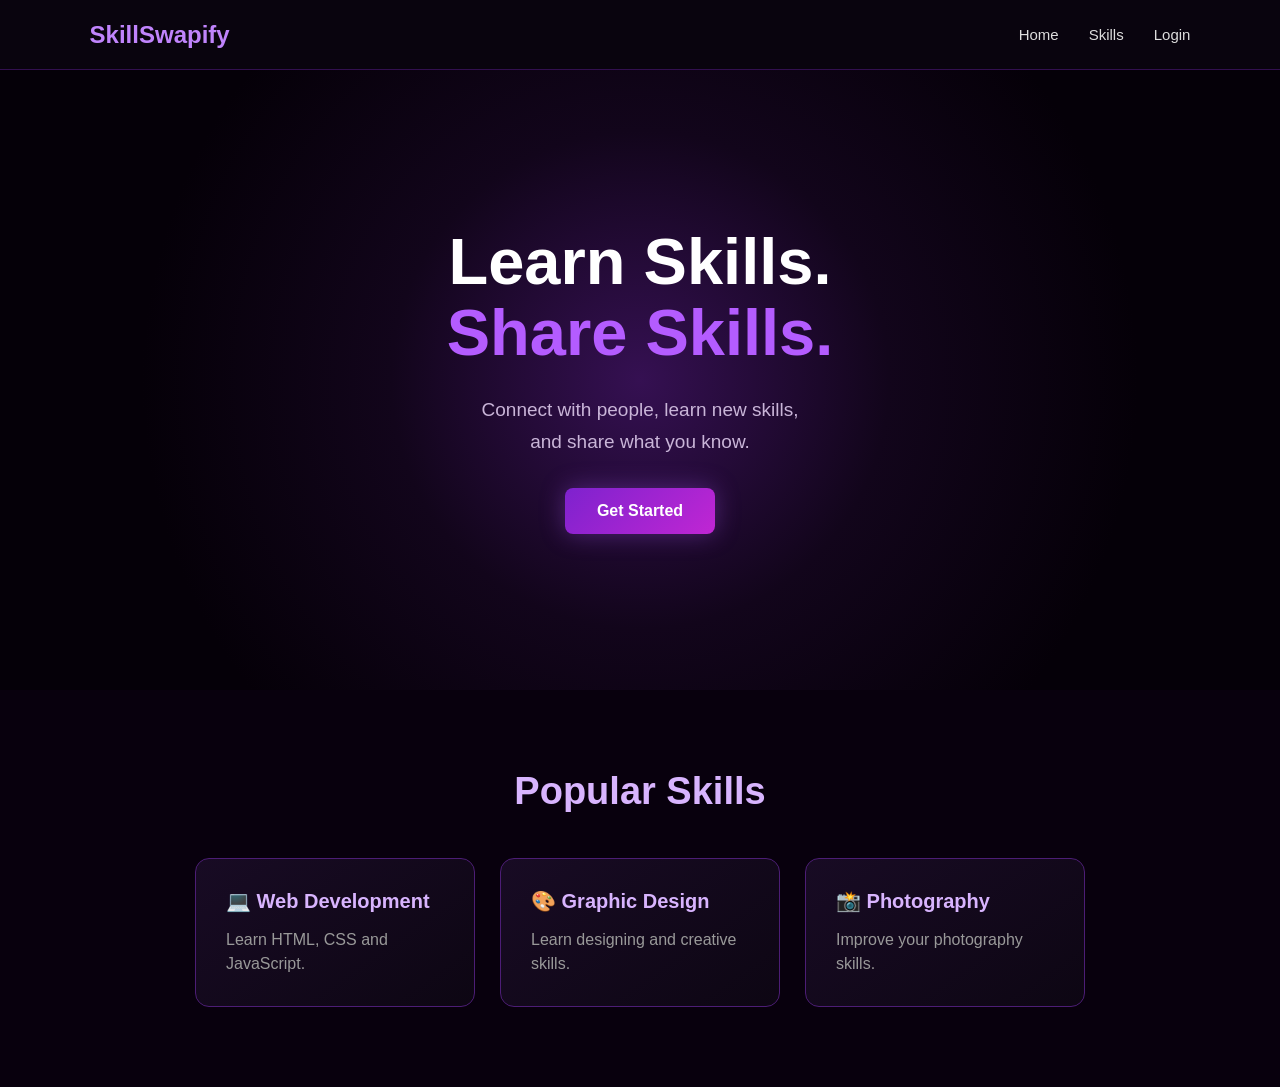
<file: index.html>
<!DOCTYPE html>
<html lang="en">

<head>
    <meta charset="UTF-8">
    <meta name="viewport" content="width=device-width, initial-scale=1.0">

    <title>SkillSwapify</title>

    <link rel="stylesheet" href="style.css">
</head>

<body>

    <!-- Navbar -->
    <nav class="navbar">

        <h2>SkillSwapify</h2>

        <div class="nav-links">
            <a href="#">Home</a>
            <a href="#skills">Skills</a>
            <a href="#">Login</a>
        </div>

    </nav>


    <!-- Hero Section -->
    <section class="hero">

        <h1>
            Learn Skills.
            <br>
            <span>Share Skills.</span>
        </h1>

        <p>
            Connect with people, learn new skills,
            <br>
            and share what you know.
        </p>

        <button onclick="getStarted()">
            Get Started
        </button>

    </section>


    <!-- Skills Section -->
    <section id="skills" class="skills">

        <h2>Popular Skills</h2>

        <div class="skill-container">

            <div class="skill-card">
                <h3>💻 Web Development</h3>
                <p>Learn HTML, CSS and JavaScript.</p>
            </div>

            <div class="skill-card">
                <h3>🎨 Graphic Design</h3>
                <p>Learn designing and creative skills.</p>
            </div>

            <div class="skill-card">
                <h3>📸 Photography</h3>
                <p>Improve your photography skills.</p>
            </div>

        </div>

    </section>


    <script src="script.js"></script>

</body>

</html>
</file>
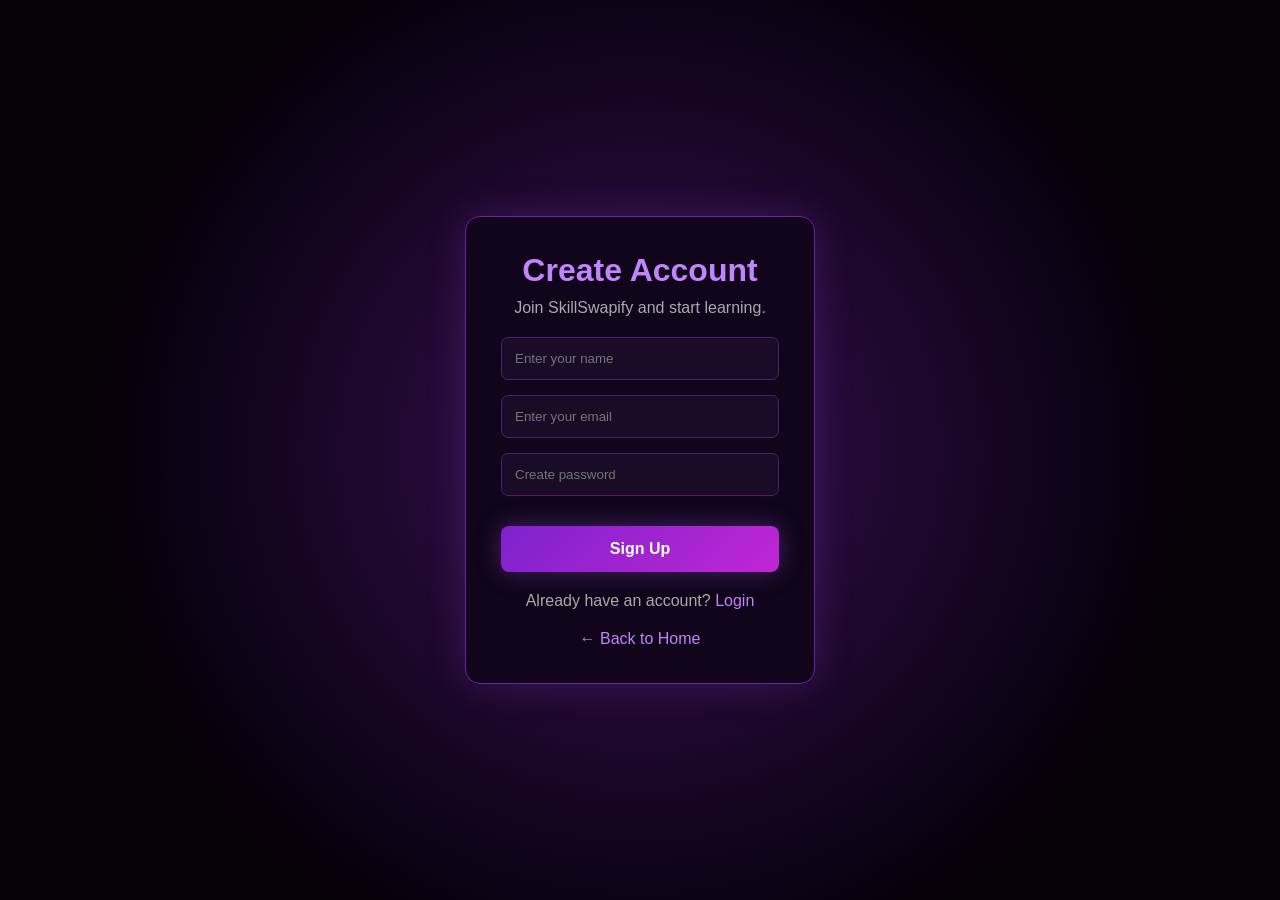
<file: signup.html>
<!DOCTYPE html>
<html lang="en">

<head>
    <meta charset="UTF-8">
    <meta name="viewport" content="width=device-width, initial-scale=1.0">

    <title>Sign Up - SkillSwapify</title>

    <link rel="stylesheet" href="style.css">
</head>

<body>

    <div class="signup-page">

        <div class="signup-box">

            <h1>Create Account</h1>

            <p>Join SkillSwapify and start learning.</p>

            <form onsubmit="signup(event)">

                <input
                    type="text"
                    id="name"
                    placeholder="Enter your name"
                    required
                >

                <input
                    type="email"
                    id="email"
                    placeholder="Enter your email"
                    required
                >

                <input
                    type="password"
                    id="password"
                    placeholder="Create password"
                    required
                >

                <button type="submit">
                    Sign Up
                </button>

            </form>

            <p>
                Already have an account?
                <a href="login.html">Login</a>
            </p>

            <a href="index.html">← Back to Home</a>

        </div>

    </div>


    <script src="script.js"></script>

</body>

</html>
</file>
<file: style.css>
/* =========================
   BASIC
========================= */

* {
    margin: 0;
    padding: 0;
    box-sizing: border-box;
}

html {
    scroll-behavior: smooth;
}

body {
    background-color: #050008;
    color: white;
    font-family: Arial, sans-serif;
}


/* =========================
   NAVBAR
========================= */

.navbar {
    height: 70px;

    display: flex;
    align-items: center;
    justify-content: space-between;

    padding: 0 7%;

    background-color: rgba(10, 5, 15, 0.9);

    border-bottom: 1px solid #32104f;
}

.navbar h2 {
    color: #c084fc;
    font-size: 24px;
}

.nav-links {
    display: flex;
    gap: 30px;
}

.nav-links a {
    color: #dddddd;
    text-decoration: none;
    font-size: 15px;
}

.nav-links a:hover {
    color: #c084fc;
}


/* =========================
   HERO
========================= */

.hero {
    min-height: 620px;

    display: flex;
    flex-direction: column;
    align-items: center;
    justify-content: center;

    text-align: center;

    padding: 60px 20px;

    background:
        radial-gradient(
            circle at center,
            #351052 0%,
            #12051b 35%,
            #050008 70%
        );
}

.hero h1 {
    font-size: 65px;
    line-height: 1.1;

    margin-bottom: 25px;
}

.hero h1 span {
    color: #b45cff;
}

.hero p {
    font-size: 19px;
    line-height: 1.7;

    color: #c9b5d8;

    margin-bottom: 15px;
}


/* =========================
   BUTTON
========================= */

button {
    padding: 14px 32px;

    margin-top: 15px;

    background: linear-gradient(
        135deg,
        #7e22ce,
        #c026d3
    );

    color: white;

    border: none;
    border-radius: 8px;

    font-size: 16px;
    font-weight: bold;

    cursor: pointer;

    box-shadow: 0 0 25px rgba(168, 85, 247, 0.35);

    transition: 0.3s;
}

button:hover {
    transform: translateY(-3px);

    box-shadow:
        0 0 30px rgba(192, 132, 252, 0.6);
}


/* =========================
   SKILLS
========================= */

.skills {
    padding: 80px 7%;

    text-align: center;

    background-color: #08000d;
}

.skills h2 {
    font-size: 38px;

    margin-bottom: 45px;

    color: #d8b4fe;
}

.skill-container {
    display: flex;

    justify-content: center;

    gap: 25px;

    flex-wrap: wrap;
}

.skill-card {
    width: 280px;

    padding: 30px;

    background: linear-gradient(
        145deg,
        #180b24,
        #0d0613
    );

    border: 1px solid #4c1d75;

    border-radius: 14px;

    text-align: left;

    transition: 0.3s;
}

.skill-card:hover {
    transform: translateY(-8px);

    border-color: #a855f7;

    box-shadow:
        0 10px 35px rgba(168, 85, 247, 0.2);
}

.skill-card h3 {
    color: #d8b4fe;

    margin-bottom: 15px;

    font-size: 20px;
}

.skill-card p {
    color: #999;

    line-height: 1.5;
}


/* =========================
   SIGNUP PAGE
========================= */

.signup-page {
    min-height: 100vh;

    display: flex;
    align-items: center;
    justify-content: center;

    background:
        radial-gradient(
            circle,
            #351052,
            #050008 70%
        );
}

.signup-box {
    width: 350px;

    padding: 35px;

    background-color: #10051a;

    border: 1px solid #6b21a8;

    border-radius: 15px;

    text-align: center;

    box-shadow:
        0 0 40px rgba(168, 85, 247, 0.2);
}

.signup-box h1 {
    color: #c084fc;

    margin-bottom: 10px;
}

.signup-box p {
    color: #aaaaaa;

    margin-bottom: 20px;
}

.signup-box input {
    width: 100%;

    padding: 13px;

    margin-bottom: 15px;

    background-color: #1a0b26;

    color: white;

    border: 1px solid #4c1d75;

    border-radius: 7px;

    box-sizing: border-box;
}

.signup-box input:focus {
    outline: none;

    border-color: #c084fc;
}

.signup-box button {
    width: 100%;

    margin-bottom: 20px;
}

.signup-box a {
    color: #c084fc;

    text-decoration: none;
}

.signup-box a:hover {
    color: white;
}


/* =========================
   MOBILE
========================= */

@media (max-width: 700px) {

    .navbar {
        padding: 0 20px;
    }

    .nav-links {
        gap: 12px;
    }

    .hero h1 {
        font-size: 42px;
    }

    .hero p {
        font-size: 16px;
    }

    .skill-card {
        width: 90%;
    }

}
</file>
